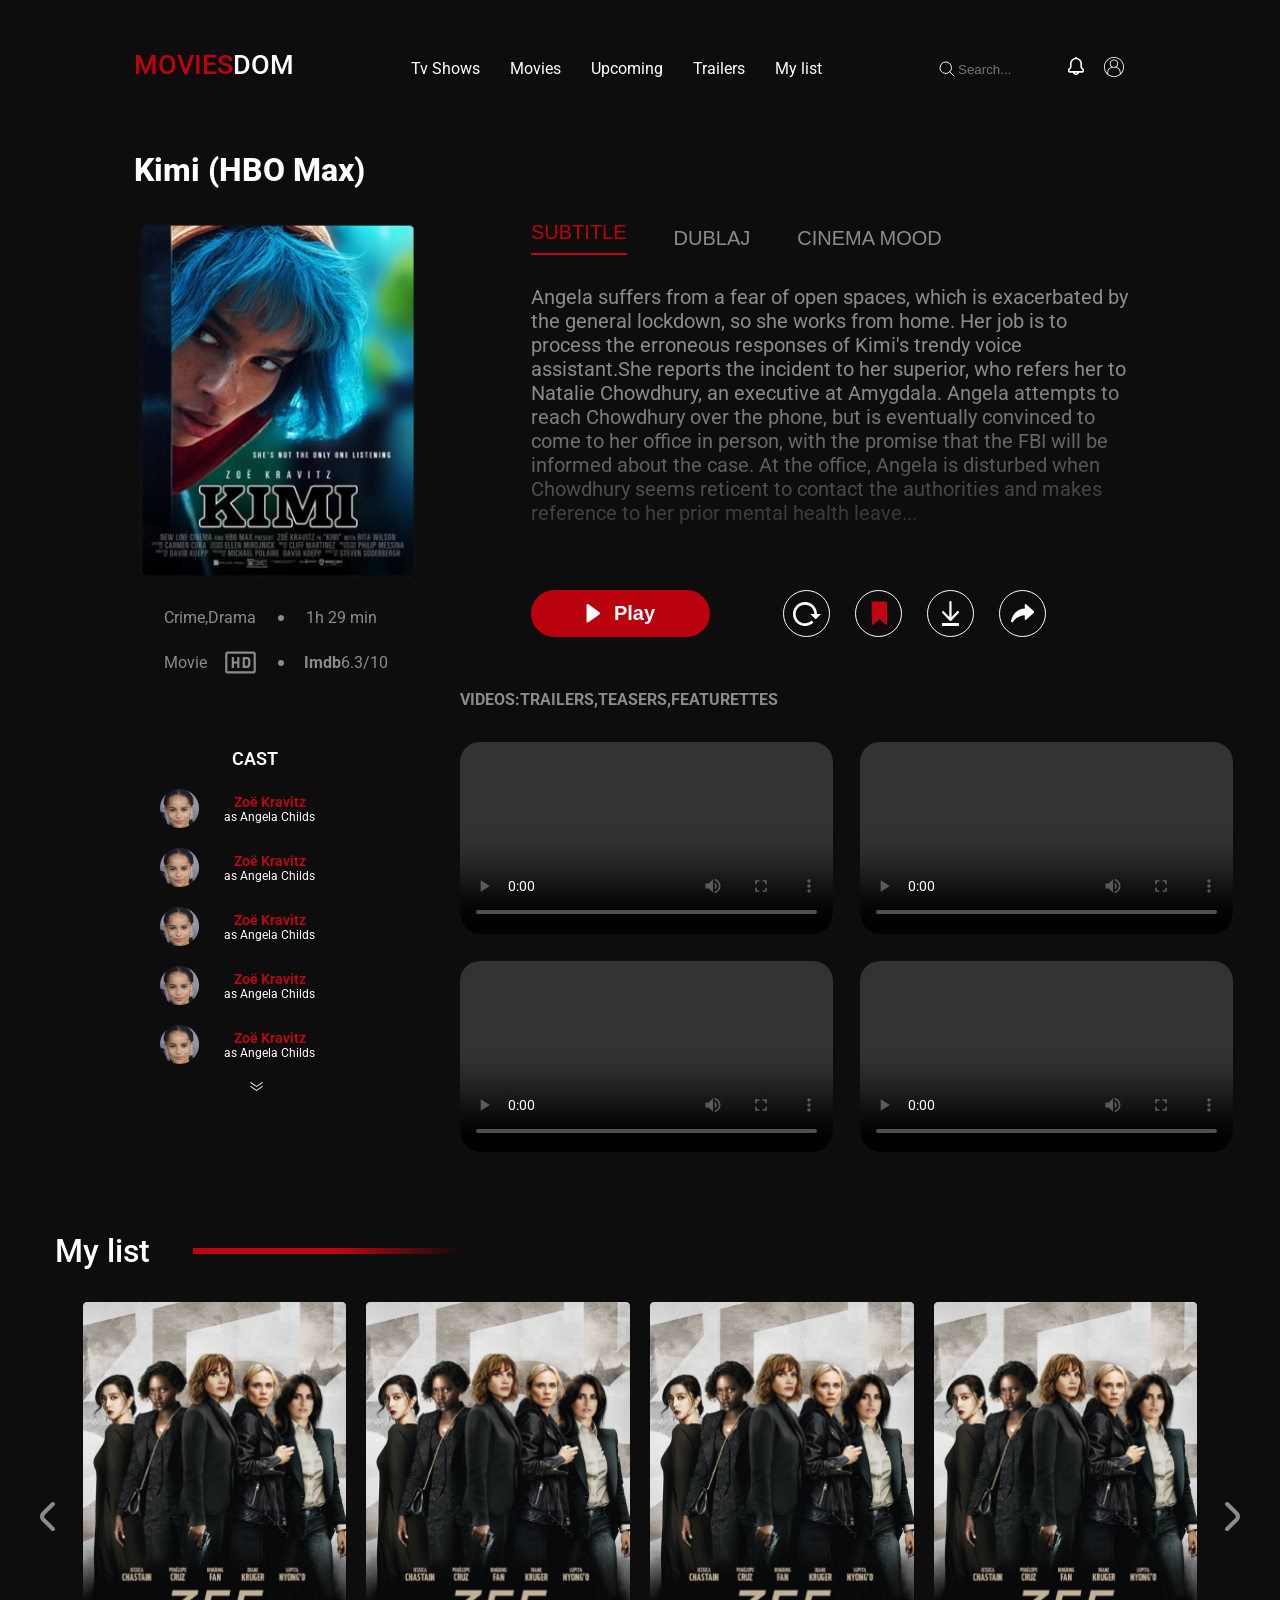
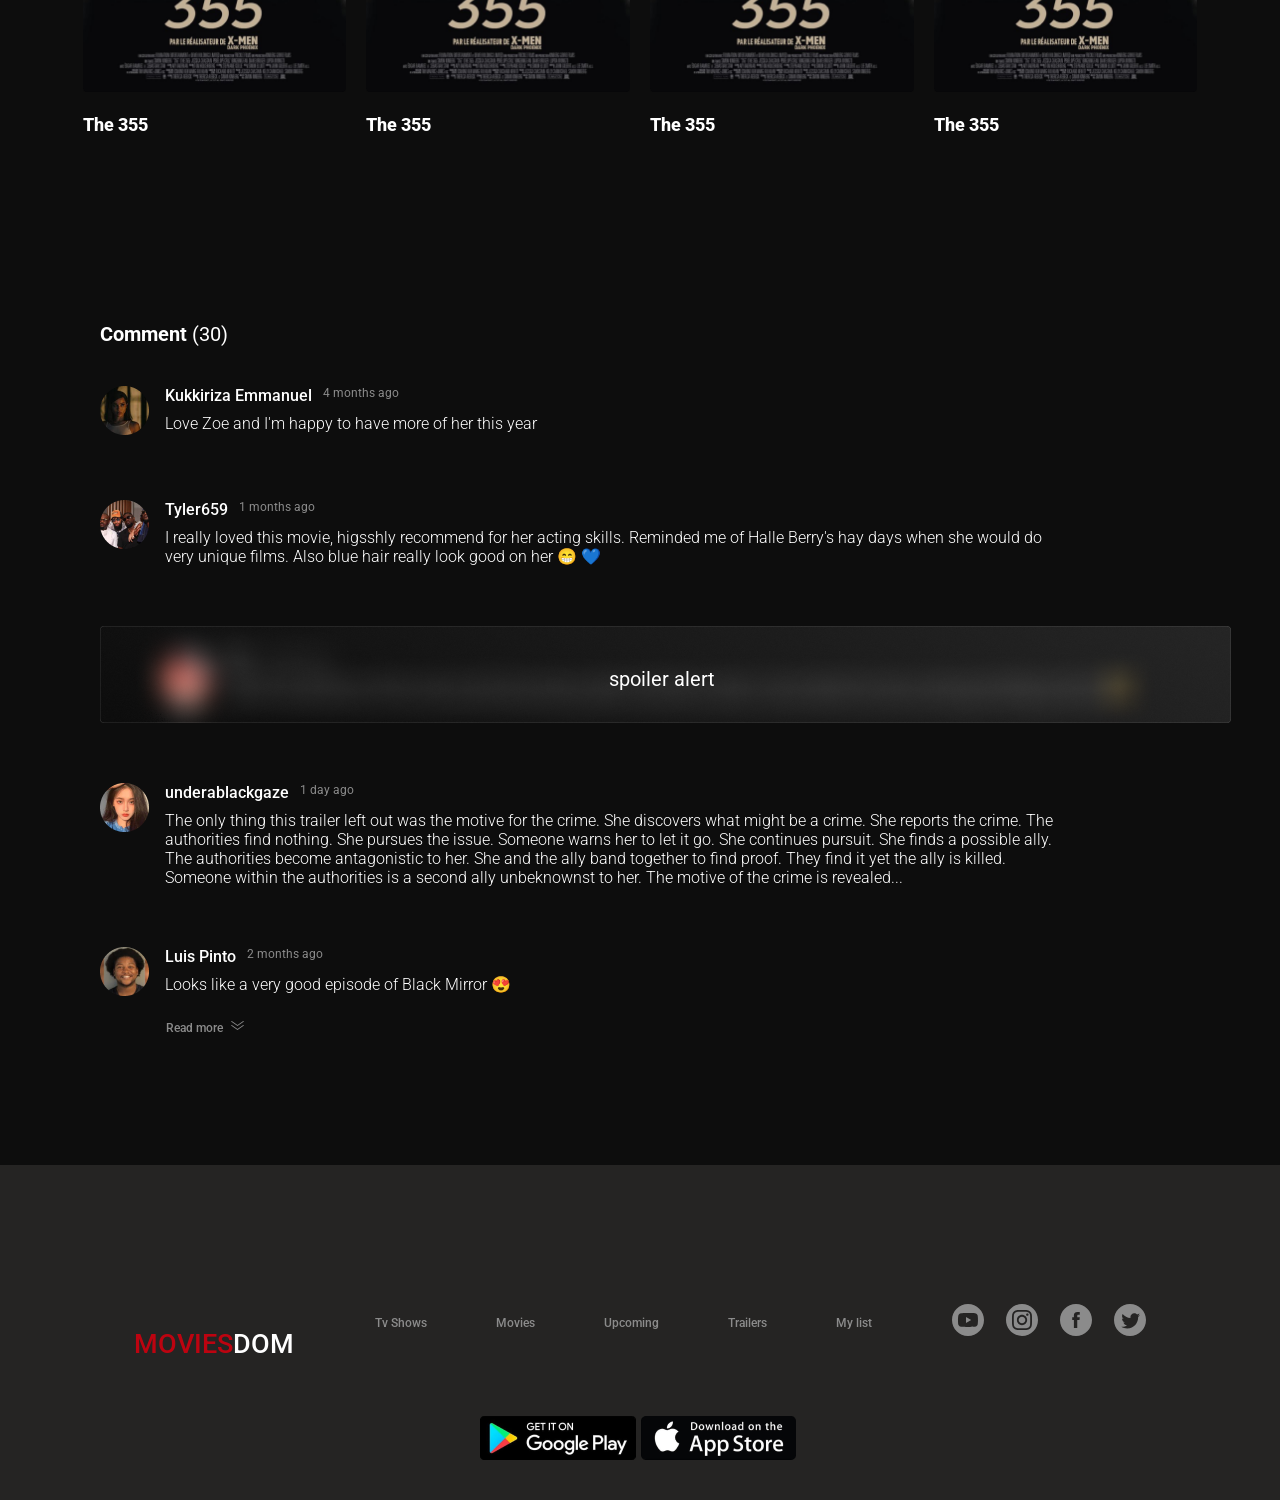
<file: MovieDom/description.html>
<!DOCTYPE html>
<html lang="en">

<head>
    <meta charset="UTF-8">
    <meta http-equiv="X-UA-Compatible" content="IE=edge">
    <meta name="viewport" content="width=device-width, initial-scale=1.0">
    <link rel="stylesheet" href="https://cdnjs.cloudflare.com/ajax/libs/font-awesome/6.2.0/css/all.min.css"
        integrity="sha512-xh6O/CkQoPOWDdYTDqeRdPCVd1SpvCA9XXcUnZS2FmJNp1coAFzvtCN9BmamE+4aHK8yyUHUSCcJHgXloTyT2A=="
        crossorigin="anonymous" referrerpolicy="no-referrer" />
    <link rel="preconnect" href="https://fonts.googleapis.com">
    <link rel="preconnect" href="https://fonts.gstatic.com" crossorigin>
    <link
        href="https://fonts.googleapis.com/css2?family=Black+Han+Sans&family=Inter:wght@100;200;300;400;500;600;700;800;900&family=PT+Sans:ital,wght@0,400;0,700;1,400;1,700&family=Roboto+Condensed:ital,wght@0,300;0,400;0,700;1,300;1,400;1,700&family=Roboto:ital,wght@0,100;0,300;0,400;0,500;0,700;0,900;1,100;1,300;1,400;1,500;1,700;1,900&family=Rubik+Mono+One&display=swap"
        rel="stylesheet">
    <title>Kimi</title>
    <link rel="stylesheet" href="style.css">
    <link rel="stylesheet" href="teacherresp.css">
</head>

<body>

    <div class="header">

        <div class="header_head_container">
            <h2 class="logo">MOVIES<span>DOM</span></h2>
            <nav>
                <input type="checkbox" id="nav_check">
                <ul class="header_nav">

                    <li> <a href="#">Tv Shows</a></li>
                    <li><a href="#">Movies</a></li>
                    <li><a href="#">Upcoming</a></li>
                    <li><a href="#">Trailers</a></li>
                    <li><a href="#">My list</a></li>

                </ul>
            </nav>
            <div class="header_right_container">
                <!-- <label for="nav_check">
                    <i style="color: white;" class="fa-solid fa-bars"></i>
                </label> -->
                <div class="search">
                    <svg width="16" height="16" viewBox="0 0 16 16" fill="none" xmlns="http://www.w3.org/2000/svg">
                        <path
                            d="M6.72728 12.4546C9.89037 12.4546 12.4546 9.89037 12.4546 6.72728C12.4546 3.56419 9.89037 1 6.72728 1C3.56419 1 1 3.56419 1 6.72728C1 9.89037 3.56419 12.4546 6.72728 12.4546Z"
                            stroke="white" stroke-miterlimit="10" stroke-linecap="round" stroke-linejoin="round">
                        </path>
                        <path d="M15 15L10.7783 10.7783" stroke="white" stroke-miterlimit="10" stroke-linecap="round"
                            stroke-linejoin="round"></path>
                    </svg>
                    <input type="text" placeholder="Search...">
                </div>
                <div class="icons">


                    <svg width="16" height="18" viewBox="0 0 16 18" fill="none" xmlns="http://www.w3.org/2000/svg">
                        <path
                            d="M14.648 10.7018L14.3 10.4275C14.2065 10.3541 14.1309 10.261 14.079 10.1551C14.0271 10.0493 14.0001 9.93338 14 9.81594V6.64863C13.9995 5.28749 13.5172 3.96867 12.6353 2.91713C11.7534 1.86558 10.5265 1.14645 9.164 0.882386C9.09756 0.629863 8.94736 0.406144 8.73701 0.246413C8.52667 0.0866817 8.26811 0 8.002 0C7.73589 0 7.47733 0.0866817 7.26699 0.246413C7.05664 0.406144 6.90644 0.629863 6.84 0.882386C5.47672 1.14565 4.24894 1.86444 3.36624 2.91606C2.48354 3.96768 2.00065 5.28694 2 6.64863V9.81594C1.99993 9.93338 1.97293 10.0493 1.921 10.1551C1.86908 10.261 1.79355 10.3541 1.7 10.4275L1.352 10.7018C0.931712 11.0311 0.592092 11.4485 0.35812 11.9234C0.124147 12.3983 0.00177343 12.9185 0 13.4458V14.0965C0 14.5124 0.168571 14.9112 0.468629 15.2052C0.768687 15.4993 1.17565 15.6645 1.6 15.6645H4.904C5.08432 16.3339 5.48561 16.926 6.04528 17.3484C6.60495 17.7709 7.29155 18 7.998 18C8.70445 18 9.39105 17.7709 9.95072 17.3484C10.5104 16.926 10.9117 16.3339 11.092 15.6645H14.4C14.8243 15.6645 15.2313 15.4993 15.5314 15.2052C15.8314 14.9112 16 14.5124 16 14.0965V13.4536C15.9994 12.925 15.8776 12.4033 15.6436 11.9269C15.4096 11.4506 15.0693 11.032 14.648 10.7018ZM8 16.4485C7.72078 16.4468 7.44686 16.3736 7.20546 16.2361C6.96407 16.0985 6.76361 15.9015 6.624 15.6645H9.38C9.24005 15.9021 9.03896 16.0995 8.7968 16.237C8.55465 16.3746 8.2799 16.4475 8 16.4485ZM14.4 14.0965H1.6V13.4536C1.60043 13.1599 1.66823 12.87 1.7984 12.6054C1.92856 12.3407 2.11776 12.1082 2.352 11.9249L2.7 11.6505C2.98065 11.4303 3.20723 11.1511 3.36301 10.8336C3.51878 10.516 3.59978 10.1683 3.6 9.81594V6.64863C3.6 5.50503 4.06357 4.40827 4.88873 3.59962C5.71389 2.79098 6.83305 2.33669 8 2.33669C9.16695 2.33669 10.2861 2.79098 11.1113 3.59962C11.9364 4.40827 12.4 5.50503 12.4 6.64863V9.81594C12.3996 10.1689 12.4803 10.5175 12.6361 10.8357C12.7919 11.154 13.0188 11.4338 13.3 11.6544L13.648 11.9288C13.8817 12.1117 14.0706 12.3436 14.2007 12.6075C14.3309 12.8714 14.399 13.1606 14.4 13.4536V14.0965Z"
                            fill="white" />
                    </svg>


                    <svg width="20" height="20" viewBox="0 0 20 20" fill="none" xmlns="http://www.w3.org/2000/svg">
                        <path
                            d="M10 0C4.48625 0 0 4.48625 0 10C0 12.9546 1.28917 15.6133 3.33333 17.4454V17.4525L3.47833 17.5775C3.50375 17.5996 3.53167 17.6179 3.5575 17.6396C3.73708 17.7912 3.92208 17.9367 4.11208 18.0758C4.16333 18.1133 4.21458 18.1496 4.26667 18.1858C4.46833 18.3275 4.67458 18.4625 4.88625 18.5892C4.92167 18.6104 4.95792 18.6304 4.99333 18.6508C5.22542 18.7858 5.4625 18.9129 5.70583 19.0292C5.70833 19.0304 5.71083 19.0312 5.71333 19.0325C6.23375 19.2804 6.77958 19.4833 7.34458 19.6392C7.355 19.6421 7.36542 19.6454 7.37583 19.6479C7.64292 19.7208 7.91458 19.7821 8.19 19.8325C8.21583 19.8371 8.24125 19.8417 8.26708 19.8463C8.53292 19.8929 8.80208 19.93 9.075 19.9554C9.10625 19.9583 9.1375 19.96 9.16833 19.9625C9.44292 19.9854 9.71958 20 10 20C10.2804 20 10.5571 19.9854 10.8317 19.9625C10.8629 19.96 10.8942 19.9583 10.925 19.9554C11.1979 19.9304 11.4671 19.8929 11.7329 19.8463C11.7587 19.8417 11.7842 19.8371 11.81 19.8325C12.0854 19.7821 12.3571 19.7208 12.6242 19.6479C12.6346 19.645 12.645 19.6421 12.6554 19.6392C13.2204 19.4833 13.7662 19.2804 14.2867 19.0325C14.2892 19.0312 14.2917 19.0304 14.2942 19.0292C14.5375 18.9129 14.7746 18.7854 15.0067 18.6508C15.0425 18.63 15.0783 18.6104 15.1137 18.5892C15.3258 18.4625 15.5321 18.3271 15.7333 18.1858C15.785 18.1496 15.8367 18.1133 15.8879 18.0758C16.0779 17.9367 16.2629 17.7912 16.4425 17.6396C16.4683 17.6179 16.4962 17.5996 16.5217 17.5775L16.6667 17.4525V17.4454C18.7108 15.6129 20 12.9546 20 10C20 4.48625 15.5138 0 10 0ZM10 10C8.16208 10 6.66667 8.50458 6.66667 6.66667C6.66667 4.82875 8.16208 3.33333 10 3.33333C11.8379 3.33333 13.3333 4.82875 13.3333 6.66667C13.3333 8.50458 11.8379 10 10 10ZM11.25 10.8333C13.7771 10.8333 15.8333 12.8896 15.8333 15.4167V17.0658C15.8158 17.0804 15.7975 17.0938 15.78 17.1083C15.6154 17.2421 15.4467 17.3692 15.2742 17.4908C15.2358 17.5179 15.1983 17.5458 15.16 17.5721C14.9737 17.6992 14.7825 17.8183 14.5879 17.9312C14.5525 17.9521 14.5167 17.9725 14.4808 17.9929C14.2767 18.1075 14.0687 18.215 13.8567 18.3133C13.8346 18.3237 13.8121 18.3337 13.7896 18.3438C13.0975 18.6583 12.3683 18.8862 11.6179 19.0212C11.5942 19.0254 11.5704 19.03 11.5467 19.0342C11.3104 19.0746 11.0721 19.1058 10.8321 19.1279C10.7992 19.1308 10.7658 19.1329 10.7325 19.1354C10.4896 19.1542 10.2454 19.1667 10 19.1667C9.75458 19.1667 9.51042 19.1542 9.2675 19.1346C9.23458 19.1321 9.20125 19.13 9.16792 19.1271C8.92792 19.105 8.68958 19.0742 8.45333 19.0333C8.42958 19.0292 8.40583 19.025 8.38208 19.0204C7.63167 18.8854 6.9025 18.6575 6.21042 18.3429C6.18792 18.3325 6.16542 18.3229 6.14333 18.3125C5.93125 18.2142 5.72333 18.1067 5.51917 17.9921C5.48333 17.9717 5.44792 17.9513 5.41208 17.9304C5.2175 17.8179 5.02625 17.6983 4.84 17.5713C4.80125 17.545 4.76375 17.5171 4.72583 17.49C4.55333 17.3683 4.38458 17.2417 4.22 17.1075C4.2025 17.0933 4.18417 17.0796 4.16667 17.065V15.4167C4.16667 12.8896 6.22292 10.8333 8.75 10.8333H11.25ZM16.6667 16.2817V15.4167C16.6667 12.8037 14.8067 10.6171 12.3417 10.1104C13.4421 9.36 14.1667 8.09625 14.1667 6.66667C14.1667 4.36917 12.2975 2.5 10 2.5C7.7025 2.5 5.83333 4.36917 5.83333 6.66667C5.83333 8.09625 6.55792 9.36 7.65833 10.1104C5.19333 10.6171 3.33333 12.8037 3.33333 15.4167V16.2817C1.785 14.6396 0.833333 12.4296 0.833333 10C0.833333 4.94542 4.94542 0.833333 10 0.833333C15.0546 0.833333 19.1667 4.94542 19.1667 10C19.1667 12.4296 18.215 14.6396 16.6667 16.2817Z"
                            fill="white" />
                    </svg>

                    <label for="nav_check">
                        <i class="fa-solid fa-bars"></i>

                    </label>
                </div>
            </div>
        </div>
    </div>

    <main>
        <section>
            <div class="grid_container">
                <div class="left_container">
                    <h1 class="film_name">Kimi (HBO Max)</h1>
                    <div class="film_poster">
                        <img src="img/kimi-movie-poster-md 1.png" alt="">
                    </div>
                    <div class="film_features">
                        <div class="feature_line">
                            <p>Crime,Drama</p>

                            <svg width="6" height="6" viewBox="0 0 6 6" fill="none" xmlns="http://www.w3.org/2000/svg">
                                <circle cx="3" cy="3" r="3" fill="#8B8B8B" />
                            </svg>

                            <p>1h 29 min</p>
                        </div>
                        <div class="feature_line_two">
                            <div class="hd">
                                <p>Movie</p>

                                <svg width="35" height="35" viewBox="0 0 35 35" fill="none"
                                    xmlns="http://www.w3.org/2000/svg">
                                    <path
                                        d="M30.625 6.5625H4.375C3.79484 6.5625 3.23844 6.79297 2.8282 7.2032C2.41797 7.61344 2.1875 8.16984 2.1875 8.75V26.25C2.1875 26.8302 2.41797 27.3866 2.8282 27.7968C3.23844 28.207 3.79484 28.4375 4.375 28.4375H30.625C31.2052 28.4375 31.7616 28.207 32.1718 27.7968C32.582 27.3866 32.8125 26.8302 32.8125 26.25V8.75C32.8125 8.16984 32.582 7.61344 32.1718 7.2032C31.7616 6.79297 31.2052 6.5625 30.625 6.5625ZM4.375 26.25V8.75H30.625V26.25H4.375Z"
                                        fill="#8B8B8B" />
                                    <path
                                        d="M24.0625 12.0312H19.6875V22.9688H24.0625C24.9327 22.9688 25.7673 22.623 26.3827 22.0077C26.998 21.3923 27.3438 20.5577 27.3438 19.6875V15.3125C27.3438 14.4423 26.998 13.6077 26.3827 12.9923C25.7673 12.377 24.9327 12.0312 24.0625 12.0312ZM25.1562 19.6875C25.1562 19.9776 25.041 20.2558 24.8359 20.4609C24.6308 20.666 24.3526 20.7812 24.0625 20.7812H21.875V14.2188H24.0625C24.3526 14.2188 24.6308 14.334 24.8359 14.5391C25.041 14.7442 25.1562 15.0224 25.1562 15.3125V19.6875Z"
                                        fill="#8B8B8B" />
                                    <path
                                        d="M14.2188 12.0312V16.4062H10.9375V12.0312H8.75V22.9688H10.9375V18.5938H14.2188V22.9688H16.4062V12.0312H14.2188Z"
                                        fill="#8B8B8B" />
                                </svg>

                            </div>

                            <svg width="6" height="6" viewBox="0 0 6 6" fill="none" xmlns="http://www.w3.org/2000/svg">
                                <circle cx="3" cy="3" r="3" fill="#8B8B8B" />
                            </svg>

                            <p><b>Imdb</b>6.3/10</p>
                        </div>
                    </div>
                </div>
                <div class="right_container">
                    <div class="right_buttons">
                        <button id="red">SUBTITLE</button>
                        <button>DUBLAJ</button>
                        <button>CINEMA MOOD</button>
                    </div>
                    <p>
                        Angela suffers from a fear of open spaces, which is exacerbated by the general lockdown, so she
                        works from home. Her job is to process the erroneous responses of Kimi's trendy voice
                        assistant.She
                        reports the incident to her superior, who refers her to Natalie Chowdhury, an executive at
                        Amygdala.
                        Angela attempts to reach Chowdhury over the phone, but is eventually convinced to come to her
                        office
                        in person, with the promise that the FBI will be informed about the case. At the office, Angela
                        is
                        disturbed when Chowdhury seems reticent to contact the authorities and makes reference to her
                        prior
                        mental health leave...
                    </p>
                    <div class="right_film_btns">
                        <div class="play_btn">

                            <svg width="14" height="19" viewBox="0 0 14 19" fill="none"
                                xmlns="http://www.w3.org/2000/svg">
                                <path
                                    d="M2.27755 18.3672L2.42469 18.263L13.3903 10.3855C13.7617 10.1191 13.9929 9.7194 13.9929 9.2734C13.9929 8.82739 13.7547 8.42773 13.3903 8.16128L2.44571 0.289613L2.26354 0.156391C2.08837 0.0579224 1.87816 0 1.65395 0C1.04436 0 0.546875 0.428627 0.546875 0.961514V17.5737C0.546875 18.1066 1.04436 18.5352 1.65395 18.5352C1.88517 18.5352 2.10238 18.4715 2.27755 18.3672Z"
                                    fill="white" />
                            </svg>

                            <button>Play</button>
                        </div>
                        <div class="interaction_btn">
                            <div class="circle">

                                <svg width="28" height="24" viewBox="0 0 28 24" fill="none"
                                    xmlns="http://www.w3.org/2000/svg">
                                    <path
                                        d="M0 12C0 18.625 5.371 24 12 24C15.184 24 18.238 22.746 20.531 20.535L18.531 18.535C16.84 20.332 14.481 21.332 12 21.332C3.68 21.332 -0.48 11.282 5.398 5.398C11.278 -0.48 21.332 3.691 21.332 12H17.332L22.664 17.332H22.797L28 12H24C24 5.375 18.625 0 12 0C5.371 0 0 5.375 0 12Z"
                                        fill="white" />
                                </svg>

                            </div>

                            <div class="circle">


                                <svg width="16" height="25" viewBox="0 0 16 25" fill="none"
                                    xmlns="http://www.w3.org/2000/svg">
                                    <path d="M15.5 1H1.5H1L1.5 23.7514L8.5 17.6383L15.5 23.7514V1Z" fill="#C00511"
                                        stroke="#C00511" />
                                </svg>


                            </div>

                            <div class="circle">


                                <svg width="17" height="25" viewBox="0 0 17 25" fill="none"
                                    xmlns="http://www.w3.org/2000/svg">
                                    <path
                                        d="M16.9548 22.073H8.47754H0.000296914V25H16.9548V22.073ZM16.6739 10.3675C16.2391 9.91555 15.5338 9.91555 15.0995 10.3675L9.57691 16.1065V1.15747C9.57691 0.517879 9.07768 0 8.46303 0C7.84787 0 7.34949 0.518055 7.34949 1.15764V16.1066L1.90129 10.4454C1.4664 9.99316 0.761442 9.99316 0.326551 10.4454C-0.10885 10.8973 -0.10885 11.63 0.326551 12.0821L7.67557 19.7186C7.70103 19.7457 7.72887 19.7713 7.75722 19.7958C7.77012 19.8067 7.78353 19.8157 7.79694 19.8269C7.8129 19.8383 7.82851 19.8519 7.8443 19.8632C7.86077 19.8743 7.87689 19.8833 7.89285 19.8939C7.90779 19.9034 7.92238 19.9124 7.93783 19.9209C7.95481 19.9308 7.97161 19.9385 7.98841 19.9468C8.00488 19.9547 8.02067 19.9629 8.03645 19.9701C8.05309 19.9771 8.06972 19.9828 8.08653 19.9886C8.10418 19.9953 8.12167 20.0024 8.13949 20.0078C8.15663 20.0131 8.17293 20.017 8.18991 20.0214C8.20824 20.0255 8.22623 20.0316 8.2449 20.0352C8.26442 20.0389 8.28411 20.041 8.30363 20.0447C8.3201 20.0473 8.33623 20.0503 8.35269 20.0521C8.42568 20.0595 8.49952 20.0595 8.57251 20.0521C8.58949 20.0503 8.60494 20.0473 8.62157 20.0447C8.64092 20.041 8.66112 20.0396 8.67997 20.0352C8.69847 20.0315 8.7168 20.0255 8.73496 20.0214C8.75228 20.017 8.76874 20.0131 8.78572 20.0078C8.80354 20.0024 8.82085 19.9953 8.83868 19.9886C8.85599 19.9833 8.87178 19.9777 8.88875 19.9701C8.90505 19.9629 8.92118 19.9547 8.93679 19.9468C8.95377 19.9383 8.97057 19.9306 8.98721 19.9209C9.00265 19.9124 9.01725 19.9025 9.03202 19.8939C9.04865 19.8833 9.06478 19.8745 9.08074 19.8632C9.09703 19.8519 9.11282 19.8383 9.12844 19.8269C9.14134 19.8159 9.15492 19.8069 9.16799 19.7958C9.21025 19.7598 9.2493 19.7187 9.28579 19.6776C9.29869 19.6658 9.31193 19.6545 9.32466 19.6418L16.6737 12.0049C17.1087 11.5519 17.1087 10.8192 16.6739 10.3675Z"
                                        fill="white" />
                                </svg>


                            </div>

                            <div class="circle">


                                <svg width="23" height="19" viewBox="0 0 23 19" fill="none"
                                    xmlns="http://www.w3.org/2000/svg">
                                    <path
                                        d="M22.6553 7.12373L15.0722 0.23001C14.4977 -0.344467 13.8084 0.23001 13.8084 1.14917V4.59603C8.40829 4.59603 3.81248 7.928 1.62946 12.4089C0.825196 13.9026 0.365615 15.5111 0.0209288 17.1196C-0.208862 18.2686 1.51457 18.8431 2.20394 17.809C4.73164 13.7877 8.98277 11.1451 13.8084 11.1451V14.9366C13.8084 15.8558 14.4977 16.4303 15.0722 15.8558L22.6553 8.96206C23.1149 8.50248 23.1149 7.58331 22.6553 7.12373Z"
                                        fill="white" />
                                </svg>

                            </div>


                        </div>
                    </div>
                </div>


            </div>
        </section>

        <section>

            <div class="grid_container_two">
                <div class="left_cast_container">
                    <h4>CAST</h4>
                    <div class="actor_container">
                        <div class="actor">
                            <img src="img/actor_face1.png" alt="">
                            <div class="actor_name">
                                <h5>Zoë Kravitz</h5>
                                <p>as Angela Childs</p>
                            </div>
                        </div>
                        <div class="actor">
                            <img src="img/actor_face1.png" alt="">
                            <div class="actor_name">
                                <h5>Zoë Kravitz</h5>
                                <p>as Angela Childs</p>
                            </div>
                        </div>
                        <div class="actor">
                            <img src="img/actor_face1.png" alt="">
                            <div class="actor_name">
                                <h5>Zoë Kravitz</h5>
                                <p>as Angela Childs</p>
                            </div>
                        </div>
                        <div class="actor">
                            <img src="img/actor_face1.png" alt="">
                            <div class="actor_name">
                                <h5>Zoë Kravitz</h5>
                                <p>as Angela Childs</p>
                            </div>
                        </div>
                        <div class="actor">
                            <img src="img/actor_face1.png" alt="">
                            <div class="actor_name">
                                <h5>Zoë Kravitz</h5>
                                <p>as Angela Childs</p>
                            </div>
                        </div>
                    </div>
                 

                    <svg width="13" height="9" viewBox="0 0 13 9" fill="none" xmlns="http://www.w3.org/2000/svg">
                        <path d="M12.2119 4L13 4.53906L6.5 9L0 4.53906L0.784063 4L6.5 7.91927L12.2119 4Z"
                            fill="white" />
                        <path d="M12.2119 0L13 0.539062L6.5 5L0 0.539062L0.784063 0L6.5 3.91927L12.2119 0Z"
                            fill="white" />
                    </svg>



                </div>
                <div class="right_two_container">
                    <h3>VIDEOS:TRAILERS,TEASERS,FEATURETTES</h3>
                    <div class="grid_videos">
                        <div class="grid_video_container">
                            <video src="" controls></video>
                        </div>
                        <div class="grid_video_container">
                            <video src="" controls></video>
                        </div>
                        <div class="grid_video_container">
                            <video src="" controls></video>
                        </div>
                        <div class="grid_video_container">
                            <video src="" controls></video>
                        </div>
                    </div>
                </div>
            </div>

        </section>

        <section>
            <div class="section_title">
                <div class="tittle">


                    <h3>
                        My list
                    </h3>
                    <div class="red_line"></div>
                </div>
            </div>
            <div class="slider_main_container">
                <div class="slider_left_btn">

                    <svg width="15" height="29" viewBox="0 0 15 29" fill="none" xmlns="http://www.w3.org/2000/svg">
                        <path
                            d="M1.83468 10.1092L11.433 0.602298C11.8248 0.216529 12.3548 0 12.9072 0C13.4596 0 13.9896 0.216529 14.3814 0.602298C14.5774 0.794845 14.733 1.02392 14.8392 1.27632C14.9453 1.52872 15 1.79944 15 2.07287C15 2.3463 14.9453 2.61702 14.8392 2.86942C14.733 3.12181 14.5774 3.35089 14.3814 3.54344L4.76225 13.0297C4.56626 13.2222 4.41069 13.4513 4.30453 13.7037C4.19836 13.9561 4.1437 14.2268 4.1437 14.5002C4.1437 14.7737 4.19836 15.0444 4.30453 15.2968C4.41069 15.5492 4.56626 15.7783 4.76225 15.9708L14.3814 25.457C14.7752 25.8443 14.9975 26.3707 14.9995 26.9203C15.0015 27.4699 14.7829 27.9978 14.3919 28.3878C14.0009 28.7778 13.4695 28.998 12.9146 29C12.3597 29.0019 11.8267 28.7854 11.433 28.3982L1.83468 18.8912C0.659876 17.7262 0 16.1469 0 14.5002C0 12.8536 0.659876 11.2743 1.83468 10.1092Z"
                            fill="white" fill-opacity="0.52" />
                    </svg>

                </div>
                <div class="slider_center_container">
                    <div class="slide_inner_card">
                        <div class="slider_poster">
                            <img src="img/image 9.png" alt="">
                            <h4>The 355</h4>
                        </div>
                    </div>
                    <div class="slide_inner_card">
                        <div class="slider_poster">
                            <img src="img/image 9.png" alt="">
                            <h4>The 355</h4>
                        </div>
                    </div>
                    <div class="slide_inner_card">
                        <div class="slider_poster">
                            <img src="img/image 9.png" alt="">
                            <h4>The 355</h4>
                        </div>
                    </div>
                    <div class="slide_inner_card">
                        <div class="slider_poster">
                            <img src="img/image 9.png" alt="">
                            <h4>The 355</h4>
                        </div>
                    </div>

                </div>
                <div class="slider_right_container">
                    
                    <svg width="15" height="29" viewBox="0 0 15 29" fill="none" xmlns="http://www.w3.org/2000/svg">
                        <path
                            d="M13.1653 10.1092L3.56705 0.602298C3.17525 0.216529 2.64524 0 2.0928 0C1.54035 0 1.01035 0.216529 0.618552 0.602298C0.422554 0.794845 0.266987 1.02392 0.160823 1.27632C0.0546589 1.52872 0 1.79944 0 2.07287C0 2.3463 0.0546589 2.61702 0.160823 2.86942C0.266987 3.12181 0.422554 3.35089 0.618552 3.54344L10.2377 13.0297C10.4337 13.2222 10.5893 13.4513 10.6955 13.7037C10.8016 13.9561 10.8563 14.2268 10.8563 14.5002C10.8563 14.7737 10.8016 15.0444 10.6955 15.2968C10.5893 15.5492 10.4337 15.7783 10.2377 15.9708L0.618552 25.457C0.224785 25.8443 0.00246735 26.3707 0.000506541 26.9203C-0.00145427 27.4699 0.217104 27.9978 0.608098 28.3878C0.999093 28.7778 1.5305 28.998 2.08541 29C2.64032 29.0019 3.17328 28.7854 3.56705 28.3982L13.1653 18.8912C14.3401 17.7262 15 16.1469 15 14.5002C15 12.8536 14.3401 11.2743 13.1653 10.1092Z"
                            fill="white" fill-opacity="0.52" />
                    </svg>

                </div>
            </div>

        </section>

        <section>
            <div class="comment_container">
                <p class="comments">Comment <span>(30)</span></p>
                <div class="comment_person">
                    <div class="comment_img">
                        <img src="img/commentperson1.png">
                    </div>
                    <div class="comment_text_container">
                        <div class="comment_name_date">
                            <p>Kukkiriza Emmanuel</p>
                            <span>4 months ago</span>
                        </div>
                        <div class="comment_text">
                            <p>Love Zoe and I'm happy to have more of her this year</p>
                        </div>
                    </div>


                </div>

                <div class="comment_person">
                    <div class="comment_img">
                        <img src="img/cp2.png">
                    </div>
                    <div class="comment_text_container">
                        <div class="comment_name_date">
                            <p>Tyler659</p>
                            <span>1 months ago</span>
                        </div>
                        <div class="comment_text">
                            <p>I really loved this movie, higsshly recommend for her acting skills. Reminded me of Halle
                                Berry's hay days when she would do very unique films. Also blue hair really look good on
                                her 😁 💙</p>
                        </div>
                    </div>


                </div>

                <div class="comment_person">
                    <div class="spoiler">
                        <img src="img/Frame 2.png" alt="">
                        <p>spoiler alert</p>
                    </div>
                </div>

                <div class="comment_person">
                    <div class="comment_img">
                        <img src="img/cp3.png">
                    </div>
                    <div class="comment_text_container">
                        <div class="comment_name_date">
                            <p>underablackgaze</p>
                            <span>1 day ago</span>
                        </div>
                        <div class="comment_text">
                            <p>The only thing this trailer left out was the motive for the crime.
                                She discovers what might be a crime. She reports the crime. The authorities find
                                nothing. She pursues the issue. Someone warns her to let it go. She continues pursuit.
                                She finds a possible ally. The authorities become antagonistic to her. She and the ally
                                band together to find proof. They find it yet the ally is killed. Someone within the
                                authorities is a second ally unbeknownst to her. The motive of the crime is revealed...
                            </p>
                        </div>
                    </div>


                </div>


                <div class="comment_person">
                    <div class="comment_img">
                        <img src="img/cp4.png">
                    </div>
                    <div class="comment_text_container">
                        <div class="comment_name_date">
                            <p>Luis Pinto</p>
                            <span>2 months ago</span>
                        </div>
                        <div class="comment_text">
                            <p>Looks like a very good episode of Black Mirror 😍</p>
                        </div>
                    </div>


                </div>


                <div class="comment_read_more">
                    <p class="read_more">
                        Read more
                    </p>

                    <svg width="13" height="9" viewBox="0 0 13 9" fill="none" xmlns="http://www.w3.org/2000/svg">
                        <path d="M12.2119 4L13 4.53906L6.5 9L0 4.53906L0.784063 4L6.5 7.91927L12.2119 4Z"
                            fill="#8B8B8B" />
                        <path d="M12.2119 0L13 0.539062L6.5 5L0 0.539062L0.784063 0L6.5 3.91927L12.2119 0Z"
                            fill="#8B8B8B" />
                    </svg>

                </div>
            </div>
        </section>

    </main>




    <footer>

        <div class="first_line">
            <h2 class="logo logo_footer">MOVIES<span>DOM</span></h2>
            <nav>
                <ul class="footer_nav">
                    <li><a href="#">Tv Shows</a></li>
                    <li><a href="#">Movies</a></li>
                    <li><a href="#">Upcoming</a></li>
                    <li><a href="#">Trailers</a></li>
                    <li><a href="#">My list</a></li>
                </ul>
            </nav>
            <div class="sm_container">

                <svg width="32" height="32" viewBox="0 0 32 32" fill="none" xmlns="http://www.w3.org/2000/svg">
                    <path fill-rule="evenodd" clip-rule="evenodd"
                        d="M16 0C24.8306 0 32 7.16938 32 16C32 24.8306 24.8306 32 16 32C7.16938 32 0 24.8306 0 16C0 7.16938 7.16938 0 16 0ZM25.5822 11.1861C25.3522 10.3256 24.6746 9.648 23.8141 9.418C22.2542 9 16 9 16 9C16 9 9.74581 9 8.18594 9.418C7.32563 9.648 6.64781 10.3256 6.41781 11.1861C6 12.7458 6 16.0001 6 16.0001C6 16.0001 6 19.2543 6.41781 20.8139C6.64781 21.6744 7.32563 22.3523 8.18594 22.5822C9.74581 23 16 23 16 23C16 23 22.2542 23 23.8141 22.5822C24.6746 22.3523 25.3522 21.6744 25.5822 20.8139C26 19.2543 26 16.0001 26 16.0001C26 16.0001 26 12.7458 25.5822 11.1861ZM13.9999 19.0002V13.0001L19.196 16.0001L13.9999 19.0002Z"
                        fill="#8B8B8B" />
                </svg>


                <svg width="32" height="32" viewBox="0 0 32 32" fill="none" xmlns="http://www.w3.org/2000/svg">
                    <path fill-rule="evenodd" clip-rule="evenodd"
                        d="M16 0C24.8306 0 32 7.16938 32 16C32 24.8306 24.8306 32 16 32C7.16938 32 0 24.8306 0 16C0 7.16938 7.16938 0 16 0ZM16 6C13.2842 6 12.9436 6.0115 11.877 6.06019C10.8126 6.10875 10.0857 6.27781 9.44956 6.525C8.792 6.78056 8.23431 7.1225 7.67837 7.67844C7.12244 8.23438 6.7805 8.79206 6.52494 9.44963C6.27775 10.0857 6.10875 10.8126 6.06012 11.877C6.0115 12.9436 6 13.2842 6 16C6 18.7158 6.0115 19.0564 6.06012 20.123C6.10875 21.1874 6.27775 21.9143 6.52494 22.5504C6.7805 23.2079 7.12244 23.7656 7.67837 24.3216C8.23431 24.8776 8.792 25.2195 9.44956 25.4751C10.0857 25.7222 10.8126 25.8912 11.877 25.9398C12.9436 25.9885 13.2842 26 16 26C18.7158 26 19.0564 25.9885 20.123 25.9398C21.1874 25.8912 21.9143 25.7222 22.5504 25.4751C23.2079 25.2195 23.7656 24.8776 24.3216 24.3216C24.8776 23.7656 25.2195 23.2079 25.4751 22.5504C25.7222 21.9143 25.8912 21.1874 25.9398 20.123C25.9885 19.0564 26 18.7158 26 16C26 13.2842 25.9885 12.9436 25.9398 11.877C25.8912 10.8126 25.7222 10.0857 25.4751 9.44963C25.2195 8.79206 24.8776 8.23438 24.3216 7.67844C23.7656 7.1225 23.2079 6.78056 22.5504 6.525C21.9143 6.27781 21.1874 6.10875 20.123 6.06019C19.0564 6.0115 18.7158 6 16 6ZM16 7.80181C18.6701 7.80181 18.9864 7.812 20.0409 7.86013C21.0159 7.90462 21.5453 8.0675 21.8977 8.20444C22.3645 8.38581 22.6976 8.60256 23.0475 8.9525C23.3975 9.30238 23.6142 9.63556 23.7956 10.1023C23.9325 10.4547 24.0954 10.9841 24.1399 11.9591C24.188 13.0136 24.1982 13.3299 24.1982 16C24.1982 18.6701 24.188 18.9864 24.1399 20.0409C24.0954 21.0159 23.9325 21.5453 23.7956 21.8977C23.6142 22.3645 23.3975 22.6976 23.0475 23.0475C22.6976 23.3975 22.3645 23.6142 21.8977 23.7956C21.5453 23.9325 21.0159 24.0954 20.0409 24.1399C18.9866 24.188 18.6703 24.1982 16 24.1982C13.3297 24.1982 13.0135 24.188 11.9591 24.1399C10.9841 24.0954 10.4547 23.9325 10.1023 23.7956C9.6355 23.6142 9.30237 23.3975 8.95244 23.0475C8.6025 22.6976 8.38581 22.3645 8.20444 21.8977C8.0675 21.5453 7.90456 21.0159 7.86006 20.0409C7.81194 18.9864 7.80181 18.6701 7.80181 16C7.80181 13.3299 7.81194 13.0136 7.86006 11.9591C7.90456 10.9841 8.0675 10.4547 8.20444 10.1023C8.38581 9.63556 8.6025 9.30238 8.95244 8.9525C9.30237 8.60256 9.6355 8.38581 10.1023 8.20444C10.4547 8.0675 10.9841 7.90462 11.9591 7.86013C13.0136 7.812 13.3299 7.80181 16 7.80181ZM16 10.8649C13.1639 10.8649 10.8649 13.1639 10.8649 16C10.8649 18.8361 13.1639 21.1351 16 21.1351C18.8361 21.1351 21.1351 18.8361 21.1351 16C21.1351 13.1639 18.8361 10.8649 16 10.8649ZM16 19.3333C14.1591 19.3333 12.6667 17.8409 12.6667 16C12.6667 14.1591 14.1591 12.6667 16 12.6667C17.8409 12.6667 19.3333 14.1591 19.3333 16C19.3333 17.8409 17.8409 19.3333 16 19.3333ZM22.5381 10.662C22.5381 11.3247 22.0007 11.8619 21.338 11.8619C20.6753 11.8619 20.1381 11.3247 20.1381 10.662C20.1381 9.99925 20.6753 9.462 21.338 9.462C22.0007 9.462 22.5381 9.99925 22.5381 10.662Z"
                        fill="#8B8B8B" />
                </svg>


                <svg width="32" height="32" viewBox="0 0 32 32" fill="none" xmlns="http://www.w3.org/2000/svg">
                    <path
                        d="M16 0C7.164 0 0 7.164 0 16C0 24.836 7.164 32 16 32C24.836 32 32 24.836 32 16C32 7.164 24.836 0 16 0ZM19.488 15.999H17.249V24.123H13.892V16H12.215V13.2H13.892V11.519C13.892 9.235 14.839 7.877 17.529 7.877H19.769V10.677H18.369C17.322 10.677 17.252 11.069 17.252 11.798L17.249 13.2H19.785L19.488 15.999Z"
                        fill="#8B8B8B" />
                </svg>


                <svg width="32" height="32" viewBox="0 0 32 32" fill="none" xmlns="http://www.w3.org/2000/svg">
                    <path fill-rule="evenodd" clip-rule="evenodd"
                        d="M16 0C24.8306 0 32 7.16938 32 16C32 24.8306 24.8306 32 16 32C7.16938 32 0 24.8306 0 16C0 7.16938 7.16938 0 16 0ZM13.1818 24.5099C20.262 24.5099 24.1333 18.643 24.1333 13.5584C24.1333 13.3908 24.1333 13.2232 24.1253 13.0635C24.8756 12.5208 25.5302 11.8422 26.049 11.068C25.3626 11.3713 24.6202 11.5789 23.8379 11.6746C24.6362 11.1957 25.2428 10.4454 25.5302 9.54344C24.7878 9.98244 23.9657 10.3017 23.0876 10.4773C22.3852 9.727 21.3874 9.26406 20.2779 9.26406C18.1547 9.26406 16.4306 10.9882 16.4306 13.1114C16.4306 13.4148 16.4625 13.7101 16.5343 13.9894C13.3335 13.8298 10.4998 12.2972 8.60013 9.96644C8.27281 10.5332 8.08125 11.1957 8.08125 11.8981C8.08125 13.2311 8.75975 14.4125 9.79744 15.0989C9.16681 15.083 8.57613 14.9074 8.05731 14.6201V14.6679C8.05731 16.5357 9.38231 18.0843 11.1464 18.4435C10.8271 18.5312 10.4839 18.5792 10.1327 18.5792C9.88519 18.5792 9.64575 18.5553 9.40631 18.5073C9.89319 20.0399 11.314 21.1494 12.9983 21.1813C11.6812 22.2111 10.0209 22.8257 8.21694 22.8257C7.90562 22.8257 7.60231 22.8097 7.299 22.7698C8.98325 23.8713 11.0107 24.5099 13.1818 24.5099Z"
                        fill="#8B8B8B" />
                </svg>

            </div>
        </div>
        <div class="second_line">
            <img src="img/gp.png">
            <img src="img/as.png">
        </div>


    </footer>



</body>

</html>
</file>
<file: MovieDom/style.css>
* {
    margin: 0;
    padding: 0;
    box-sizing: border-box;
}

li {
    list-style: none;

}

a {
    text-decoration: none;
}

body {
    font-size: 20px;
    background-color: var(--black1);
}

:root {
    --red: #CF000FE5;
    --white: #FFFFFF;
    --red2: #C00511;
    --black1: #0d0d0d;
    --dark2: #252423;
    --grey: #8B8B8B;
}

header {
    width: 100%;
    height: 100vh;
    background-image: url(img/image\ 1.png);
    background-position: top;
    background-repeat: no-repeat;
    background-size: cover;
}

.header_shadow {
    width: 100%;
    height: 100vh;
    background-color: rgba(0, 0, 0, 0.629);

}


.header_head_container {
    display: flex;
    justify-content: space-between;
    font-family: 'Roboto', sans-serif;
}

.logo {
    font-size: 134%;
    font-weight: 500;
    padding-top: 49px;
    margin-left: 134px;
    color: var(--red);
}

.logo span {
    color: var(--white);
}

.header_nav {
    display: flex;
    gap: 60px;
    margin-top: 55px;
}

#nav_check {
    display: none;
}

label i {
    display: none !important;
    color: var(--white);
}

.header_nav li a {
    font-size: 80%;
    font-weight: 400;
    color: var(--white);

}

.header_right_container {
    display: flex;
    margin-right: 136px;
    margin-top: 57px;
    gap: 58px;

}

.search {
    display: flex;
    align-items: center;
    gap: 6px;
}

.search input {
    background: none;
    border: none;
    outline: none;
    font-style: 70%;
    font-weight: 200;
    width: 80px;
}

.icons {
    display: flex;
    gap: 20px;
}

.header_main_container {
    max-width: 500px;
    margin-top: 90px;
    margin-left: 135px;
    font-family: 'Roboto', sans-serif;

}

.header_main_container h1 {
    font-size: 270%;
    font-weight: 400;
    color: var(--white);

}

.features_container {
    display: flex;
    align-items: center;
    gap: 12px;
    margin-top: 22px;
}

.features_container p {
    color: var(--white);
    font-size: 90%;
    font-weight: 300;
}

.line {
    height: 27.5px;
    border-left: 1px solid white;
}

.descrip {
    font-size: 80%;
    font-weight: 300;
    color: var(--white);
    padding-top: 35px;
    width: 445px;
    line-height: 22px;
}


.left_btn {
    background-color: var(--red);
    border-radius: 99px;
    height: 50px;
    width: 191px;
    display: flex;
    align-items: center;
    gap: 14px;
    justify-content: center;


}


.right_btn {
    background: linear-gradient(262.15deg, rgba(255, 255, 255, 0.1) 0%, rgba(255, 255, 255, 0) 100%);
    border: 0.3px solid rgba(255, 255, 255, 0.3);
    backdrop-filter: blur(15px);
    border-radius: 99px;

    height: 50px;
    width: 158px;
    display: flex;
    align-items: center;
    gap: 12px;
    justify-content: center;



}

.header_button_container {
    display: flex;
    gap: 47px;
    text-align: center;
    margin-top: 50px;
}

.header_button_container button {
    border: none;
    outline: none;
    background: none;
}

.left_btn button {
    font-family: 'Roboto', sans-serif;
    font-weight: 500;
    font-size: 90%;
    line-height: 21px;
    color: var(--white);

}

.right_btn button {
    font-family: 'Roboto', sans-serif;
    font-weight: 500;
    font-size: 90%;
    line-height: 21px;
    color: var(--red);

}

.header_time_container {
    display: flex;
    gap: 30px;

}

.time_icon {
    display: flex;
    align-items: center;
    gap: 5px;
    margin-top: 45px;
}

.font-size {

    width: 24px;
    height: 24px;
}

.time_icon p {
    color: var(--white);
}

.time_icon span {


    font-family: 'Roboto', sans-serif;
    font-size: 18px;
    font-weight: 300;
    line-height: 21px;

}

.section_title {
    max-width: 1170px;
    margin-left: auto;
    margin-right: auto;
}

.tittle {

    color: var(--white);
    display: flex;
    align-items: center;
    gap: 43px;
    margin-top: 80px;
}

.red_line {
    width: 291px;
    height: 6px;
    background: linear-gradient(90.03deg, #C00511 49.97%, rgba(192, 5, 17, 0) 92.25%);
}

.tittle h3 {
    font-family: 'Roboto', sans-serif;
    font-size: 160%;
    font-weight: 500;

}

main {
    font-family: 'Roboto', sans-serif;

}

.view {

    font-size: 80%;
    font-weight: 500;
    font-family: 'Roboto', sans-serif;
    display: block;
    text-align: end;
    color: var(--white);
    margin-top: 40px;
    margin-bottom: 32px;
    padding-right: 30px;
}

.video_grid_container {
    max-width: 1170px;
    margin-left: auto;
    margin-right: auto;
    display: grid;
    grid-template-columns: repeat(auto-fill, minmax(358px, 1fr));
    gap: 8px;

}

.video_card {
    width: 358px;
    height: 243px;
}

.video_card video {
    width: 100%;
    height: 100%;

}

.video_card h4 {
    color: var(--white);
}

.slider_main_container {
    max-width: 1256px;
    display: flex;
    align-items: center;
    margin-left: auto;
    margin-right: auto;
    justify-content: space-between;
    gap: 28px;
    overflow-x: hidden;
    margin-top: 32px;
}

.slider_center_container {
    display: flex;
    gap: 37px;
    overflow: hidden;
}

.slide_inner_card {
    min-width: 265px;
    height: auto;
}

.slider_poster img {
    min-width: 265px;
    height: 390px;
}

.slide_inner_card h4 {
    color: var(--white);
    margin-top: 17px;
    font-size: 90%;
    font-weight: 800;
}

footer {
    background-color: var(--dark2);
    font-family: 'Roboto', sans-serif;

    margin-top: 130px;
}

.footer_nav {
    display: flex;
    gap: 69px;
}

.footer_nav li a {
    font-size: 60%;
    font-weight: 500;
    color: var(--grey);
}

.first_line {
    display: flex;
    justify-content: space-between;
    padding-top: 114px;
    align-items: center;
}

.logo_footer {
    margin: 0;
    margin-left: 134px;
}

.sm_container {
    display: flex;
    gap: 22px;
    margin-right: 134px;
}

.second_line {
    max-width: 320px;
    margin-right: auto;
    margin-left: auto;
    margin-top: 56px;
    padding-bottom: 35px;
}

/* ////////////////////////////////////////////////////////////// */

.grid_container {
    margin-left: 134px;
    margin-right: 144px;
    display: grid;
    grid-template-columns: 3fr 9fr;
    margin-top: 70px;
    gap: 109px;
}

.film_name {
    color: var(--white);
    font-size: 160%;
    font-weight: 800;
}

.film_poster {
    width: 288px;
    height: 367px;
    border-radius: 4px;
    margin-top: 28px;
}

.film_poster img {
    width: 100%;
    height: 100%;
    border-radius: 4px;

}

.film_features {
    margin-left: 30px;
}

.feature_line {
    display: flex;
    align-items: center;
    color: var(--grey);
    gap: 22px;
    margin-top: 24px;
}

.hd {
    display: flex;
    gap: 16px;
    align-items: center;
}

.feature_line_two {
    display: flex;
    align-items: center;
    color: var(--grey);
    gap: 20px;
    margin-top: 18px;
}

.film_features p {
    font-size: 80%;
    font-weight: 400;
}

.right_container {
    margin-top: 70px;
}

.right_buttons {
    display: flex;
    gap: 47px;
}

.right_buttons button {
    border: none;
    background: none;
    outline: none;
    color: var(--grey);
    font-size: 100%;
    font-weight: 400;
}

.right_container p {
    max-width: 766px;
    background: linear-gradient(177.88deg, #8B8B8B 43.47%, rgba(139, 139, 139, 0) 119.2%);
    -webkit-background-clip: text;
    -webkit-text-fill-color: transparent;
    background-clip: text;
    margin-top: 30px;
    font-size: 100%;
    font-weight: 400;
}

#red {
    color: var(--red);
    border-bottom: var(--red2) 2px solid;
    padding-bottom: 9px;
}

.right_film_btns {
    margin-top: 65px;
    display: flex;
    gap: 73px;
    align-items: center;
}

.play_btn {
    width: 179px;
    height: 47px;
    background-color: var(--red);
    display: flex;
    justify-content: center;
    align-items: center;
    gap: 14px;
    border-radius: 90px;
}

.play_btn button {
    border: none;
    background: none;
    outline: none;
    font-size: 100%;
    font-weight: 700;
    color: var(--white);
}

.circle {
    width: 47px;
    height: 47px;
    border-radius: 100%;
    border: 1px solid white;
    display: flex;
    align-items: center;
    justify-content: center;
}

.interaction_btn {
    display: flex;
    gap: 25px;
}

.grid_container_two {
    display: grid;
    margin-left: 160px;
    margin-right: 136px;
    grid-template-columns: 3fr 9fr;
    gap: 110px;
    margin-top: 10px;
}

.left_cast_container {
    margin-top: 58px;
}

.left_cast_container h4 {
    color: var(--white);
    width: 190px;
    text-align: center;
    font-size: 90%;
    font-weight: 600;
}

.actor {
    display: flex;
    gap: 25px;
    align-items: center;
    margin-top: 20px;
    text-align: center;
}

.actor_name {
    text-align: center;
    color: var(--white);
}

.actor_name h5 {
    color: var(--red2);
    font-size: 70%;
    font-weight: 600;
}

.actor_name p {
    font-size: 60%;
    font-weight: 400;
}

.left_cast_container svg {
    display: block;
    margin-top: 18px;
    margin-left: 90px;
}

.right_two_container h3 {
    color: var(--grey);
    /* grey3 var burda rengi deyis */
    font-size: 80%;
    font-weight: 700;
}

.grid_videos {
    max-width: 773px;
    display: grid;
    grid-template-columns: repeat(auto-fill, minmax(373px, 1fr));
    gap: 27px;
    margin-top: 33px;
}

.grid_videos video {
    width: 100%;
    height: 100%;
    border-radius: 20px;
}

.comment_container {
    margin-left: 135px;
    margin-top: 188px;
}

.comments {
    font-family: 'Roboto';
    font-style: normal;
    font-weight: 700;
    font-size: 100%;
    line-height: 23px;

    color: var(--white);
    margin-bottom: 40px;
}

.comments span {
    font-weight: 400;
}

.comment_person {
    display: flex;
    gap: 16px;
    margin-bottom: 60px;
}

.comment_name_date {
    display: flex;
    gap: 11px;
}

.comment_name_date p {

    font-family: 'Roboto';
    font-style: normal;
    font-weight: 500;
    font-size: 80%;
    line-height: 19px;
    color: var(--white);
}

.comment_name_date span {
    font-family: 'Roboto';
    font-style: normal;
    font-weight: 400;
    font-size: 60%;
    line-height: 14px;
    color: var(--grey);
}

.comment_text {
    font-family: 'Roboto';
    font-style: normal;
    font-weight: 300;
    font-size: 80%;
    line-height: 19px;
    color: var(--white);
    margin-top: 9px;
    max-width: 900px;
    margin-right: 50px;
}

.comment_read_more {
    display: flex;
    gap: 8px;
    margin-left: 66px;
    margin-top: -40px;
}

.read_more {
    font-family: 'Roboto';
    font-style: normal;
    font-weight: 500;
    font-size: 12px;
    line-height: 14px;
    color: var(--grey);
}

.spoiler {
    position: relative;
    width: 1131px;
    height: 97px;
}

.spoiler img {
    width: 100%;
    height: 100%;
}

.spoiler p {
    font-family: 'Roboto';
    font-style: normal;
    font-weight: 400;
    font-size: 20px;
    line-height: 24px;
    color: var(--white);
    position: absolute;
    top: 41px;
    left: 45%;
}

.slider_right_container {
    min-width: 15px;

}

.slider_left_btn {
    min-width: 15px;
}
</file>
<file: MovieDom/teacherresp.css>
@media screen and (max-width:1340px) {
    .comment_container {
        margin-left: 100px;

    }

    .slider_main_container {
        margin-left: 40px;
        margin-right: 40px;
        gap: 20px;
    }

    .slider_center_container {
        display: flex;
        gap: 30px;
    }
}


@media screen and (max-width:1340px) {

    .slider_main_container {
        margin-left: 40px;
        margin-right: 40px;
        gap: 10px;
    }

    .slider_center_container {
        display: flex;
        gap: 20px;
    }

    .slide_inner_card {
        min-width: 240px;
        height: auto;
    }

    .slider_poster img {
        min-width: 240px;
        height: 390px;
    }
}

@media screen and (max-width:1280px) {
    .search {
        gap: 3px;
    }

    .header_nav {
        gap: 30px;
    }

    .header_right_container {
        margin-right: 136px;
        gap: 30px;

    }
}

@media screen and (max-width:1258px) {
    .logo {
        font-size: 134%;
        font-weight: 500;
        margin-left: 100px;
        color: var(--red);
    }

    .grid_container {
        margin-left: 100px;
        margin-right: 100px;
        display: grid;
        grid-template-columns: 3fr 9fr;
        margin-top: 70px;
        gap: 70px;
    }

    .grid_container_two {
        display: grid;
        margin-left: 100px;
        margin-right: 100px;
        grid-template-columns: 3fr 9fr;
        gap: 70px;
        margin-top: 10px;
    }

    .logo_footer {
        margin: 0;
        margin-left: 134px;
    }

    .tittle {

        color: var(--white);
        display: flex;
        align-items: center;
        gap: 43px;
        margin-top: 80px;
        margin-left: 65px;
    }

    /* index */

    .header_main_container {
        margin-top: 50px;
        margin-left: 100px;
        font-family: 'Roboto', sans-serif;
    }
}




@media screen and (max-width:1232px) {

    .spoiler {
        position: relative;
        width: 1000px;
        height: 97px;
    }
}

@media screen and (max-width:1222px) {

    .slider_main_container {
        margin-left: 40px;
        margin-right: 40px;
        gap: 10px;
    }

    .slider_center_container {
        display: flex;
        gap: 20px;
    }

    .slide_inner_card {
        min-width: 240px;
        height: auto;
    }

    .slider_poster img {
        min-width: 180px;
        height: 350px;
    }

    /* index */
    .video_grid_container {
        max-width: 1170px;
        margin-left: 65px;
        margin-right: 65px;

        display: grid;
        grid-template-columns: repeat(auto-fill, minmax(358px, 1fr));
        gap: 8px;
    }
}

/* @media screen and(max-width:1190px) {
    .video_grid_container {
        max-width: 1170px;
        margin-left: auto;
        margin-right: auto;
        display: grid;
        grid-template-columns: repeat(auto-fill, minmax(358px, 1fr));
        gap: 20px;
    }
    
} */
@media screen and (max-width:1166px) {

    .logo_footer {
        margin-left: 134px;
        margin-top: 0 !important
    }

    .footer_nav {
        display: flex;
        gap: 39px;
    }

    .grid_container {
        margin-left: 100px;
        margin-right: 144px;
        display: grid;
        grid-template-columns: 4fr 8fr;
        margin-top: 70px;
        /* gap: 109px;  */
    }

    .logo {
        font-size: 134%;
        font-weight: 500;
        margin-left: 100px;
        color: var(--red);
    }

    .grid_container_two {
        grid-template-columns: 4fr 8fr;

    }

    .grid_videos {
        max-width: 650px;
        display: grid;
        grid-template-columns: repeat(auto-fill, minmax(320px, 1fr));
        gap: 18px;
        margin-top: 33px;
    }

}

@media screen and (max-width:1124px) {
    .spoiler {
        position: relative;
        width: 800px;
        height: 97px;
    }

    /* Index */
    .video_card {
        width: 300px;
        height: 220px;
    }




}

@media screen and (max-width:1100px) {
    .header_nav {
        display: flex;
        flex-direction: column;
        width: 280px;
        height: 25vh;
        gap: 20px;
        margin-top: 0px;
        background-color: #8b8b8b5f;
        position: fixed;
        top: -50vh;
        left: 0;
        transition: ease-in-out .5s;
    }

    #nav_check:checked~.header_nav {
        top: 0;
    }

    label i {
        display: block !important;
        color: var(--white);
    }


}

@media screen and (max-width:1050px) {
    .right_film_btns {
        margin-top: 65px;
        display: flex;
        gap: 20px;
        align-items: center;
    }

    .interaction_btn {
        display: flex;
        gap: 10px;
    }

    .footer_nav {
        display: block;
        gap: 39px;
    }

    .right_buttons button {
        font-size: 80%;
        font-weight: 400;
    }

    .right_container p {
        max-width: 766px;
        background: linear-gradient(177.88deg, #8B8B8B 43.47%, rgba(139, 139, 139, 0) 119.2%);
        -webkit-background-clip: text;
        -webkit-text-fill-color: transparent;
        background-clip: text;
        margin-top: 30px;
        font-size: 80%;
        font-weight: 400;
    }

}

@media screen and (max-width:950px) {
    .comment_text {
        font-family: 'Roboto';
        font-style: normal;
        font-weight: 300;
        font-size: 60%;
        line-height: 19px;
        color: var(--white);
        margin-top: 9px;
        max-width: 900px;
        margin-right: 50px;
    }

    .right_film_btns {
        margin-top: 65px;
        display: block;
        gap: 30px;
        align-items: center;
    }

    .interaction_btn {
        margin-top: 20px;
    }

    .right_buttons {
        display: flex;
        gap: 27px;
    }

    .right_buttons button {
        font-size: 60%;
        font-weight: 400;
    }

    .right_container p {
        max-width: 766px;
        background: linear-gradient(177.88deg, #8B8B8B 43.47%, rgba(139, 139, 139, 0) 119.2%);
        -webkit-background-clip: text;
        -webkit-text-fill-color: transparent;
        background-clip: text;
        margin-top: 30px;
        font-size: 60%;
        font-weight: 400;
    }

}

@media screen and (max-width:910px) {
    .grid_container {
        margin-left: 134px;
        margin-right: 144px;
        display: block;
        margin-top: 70px;
    }

    .spoiler {
        position: relative;
        width: 600px;
        height: 97px;
    }

    /* index */

    .header_main_container h1 {
        font-size: 200%;
        font-weight: 400;
        color: var(--white);
    }

    .features_container p {
        color: var(--white);
        font-size: 80%;
        font-weight: 300;
    }

    .descrip {
        font-size: 70%;
        font-weight: 300;
        color: var(--white);
        padding-top: 35px;
        width: 445px;
        line-height: 22px;
    }

    .time_icon {
        /* not */
        display: flex;
        align-items: center;
        gap: 5px;
        margin-top: 45px;
        font-size: 80%;
    }
}

@media screen and (max-width:800px) {
    .grid_container_two {
        display: flex;
        flex-direction: column;
    }

    .actor_container {
        display: grid;
        grid-template-columns: repeat(auto-fill, minmax(200px, 1fr));
    }

    .actor {
        max-width: 1000px;
    }

    .comment_text {
        font-size: 50%;
        margin-top: 9px;
        max-width: 900px;
        margin-right: 50px;
    }

    /* index */
    .header_main_container h1 {
        font-size: 150%;
        font-weight: 400;
        color: var(--white);
    }

    .features_container p {
        color: var(--white);
        font-size: 60%;
        font-weight: 300;
    }

    .descrip {
        font-size: 50%;
        font-weight: 300;
        color: var(--white);
        padding-top: 35px;
        width: 330px;
        line-height: 22px;
    }

    .time_icon {
        /* not */
        font-size: 60%;
    }

    .time_icon span {
        font-family: 'Roboto', sans-serif;
        font-size: 90%;
        font-weight: 300;
        line-height: 21px;
    }

    .header_right_container {
        margin-top: 10px;

    }

    .logo {
        padding-top: 10px;
    }
}

@media screen and (max-width:730px) {

    .first_line {
        display: flex;
        flex-direction: column;
        margin-left: auto;
        padding-top: 114px;
        align-items: center;
    }

    .logo_footer {
        margin: 0;
        margin-left: 0 !important;
        margin-bottom: 15px;
    }

    .sm_container {
        display: flex;
        gap: 22px;
        margin-right: 0;
        margin-top: 15px;
    }

    .spoiler {
        position: relative;
        width: 400px;
        height: 97px;
    }

    /* index */
    .tittle h3 {
        font-family: 'Roboto', sans-serif;
        font-size: 105%;
        font-weight: 500;
    }


}

@media screen and (max-width:660px) {
    .comment_name_date span {
        font-size: 40%;
    }

    .comment_name_date p {
        font-weight: 500;
        font-size: 60%;
    }

    .header_head_container {
        display: block;
        /* justify-content: space-between; */
        /* font-family: 'Roboto', sans-serif; */
    }

    .header_right_container {
        display: flex;
        margin-right: 0px;
        margin-top: 5px;
        gap: 58px;
        margin-left: auto;
        margin-right: auto;
        width: 260px;
    }

    .logo {
        font-size: 134%;
        font-weight: 500;
        margin-left: 50px;
    }

    .logo_footer {
        margin-left: 0;
    }

    .grid_container {
        margin-left: 50px;
        margin-right: 100px;
    }

    .grid_container_two {
        margin-left: 50px;
        margin-right: 100px;
    }

    .comment_text {
        font-size: 45%;
    }

    /* index */
    .header_main_container {
        margin-top: 90px;
        margin-left: 50px;
        font-family: 'Roboto', sans-serif;
    }

}


@media screen and (max-width:600px) {
    .logo {
        margin-left: 30px;
    }

    .grid_container {
        margin-left: 30px;
        margin-right: 100px;
    }

    .comment_text {
        font-size: 40%;
        margin-top: 9px;
    }

    .red_line {
        width: 200px;
        height: 4px;
    }

    .tittle h3 {
        font-size: 90%;
        font-weight: 500;

    }

    .right_buttons button {
        font-size: 40%;
        font-weight: 400;
    }

    .right_container p {
        font-size: 40%;
    }

    .film_features p {
        font-size: 50%;
        font-weight: 400;
    }

    .grid_container_two {
        margin-left: 30px;
        margin-right: 100px;
    }
    .right_two_container h3 {
        font-size: 60%;
    }

    /* index */

    .left_btn {
        height: 50px;
        width: 151px;
    }

    .right_btn {
        height: 50px;
        width: 138px;
    }

    .header_button_container {
        margin-top: 40px;
    }
}

@media screen and (max-width:510px) {

    .spoiler {
        position: relative;
        width: 250px;
        height: 97px;
    }
    .spoiler p {
        font-size: 80%;
        position: absolute;
        width: 85px;
        top: 21px;
        left: 0;
        right: 0;
        margin: 0 auto;
    }

    /* index */

    .left_btn {
        height: 50px;
        width: 111px;
    }

    .right_btn {
        height: 50px;
        width: 108px;
    }

    .left_btn button {
        font-size: 50%;

    }

    .right_btn button {
        font-size: 50%;

    }

    .header_button_container {
        margin-top: 30px;
        gap: 27px;

    }
}

@media screen and (max-width:480px) {

    /* index */
    .tittle h3 {
        font-size: 60%;
        font-weight: 500;

    }

    .red_line {
        width: 120px;
        height: 4px;
    }

    .video_card {
        width: 280px;
        height: 220px;
    }
    /* description */
    .comment_container {
        margin-left: 50px;
    }
}

@media screen and (max-width:400px) {
    .red_line {
        width: 120px;
    }

    .tittle h3 {
        font-family: 'Roboto', sans-serif;
        font-size: 80%;
        font-weight: 500;

    }

    /* index */
    .time_icon {
        margin-top: 25px;
    }

    .header_time_container {
        gap: 10px;
    }
}


@media screen and (max-width:385px) {

    /* index */
    .descrip {
        font-size: 50%;
        width: 250px;
        line-height: 22px;
    }

    .tittle {
        gap: 23px;
        margin-left: 35px;
    }

    .video_grid_container {
        margin-left: 35px;
        margin-right: 35px;
    }

    .slider_poster img {
        min-width: 150px;
        height: 280px;
    }

    .second_line {
        display: flex;
        flex-direction: column;
        max-width: 150px;
        gap: 15px;
    }

    .video_card {
        width: 260px;
        height: 180px;
    }

    .tittle h3 {
        font-size: 70%;
    }
    /* description */
    .grid_videos {
        max-width: 650px;
        display: grid;
        grid-template-columns: repeat(auto-fill, minmax(280px, 1fr));
        gap: 18px;
        margin-top: 33px;
    }
    .spoiler {
        position: relative;
        width: 210px;
        height: 67px;
    }
    
}
</file>
